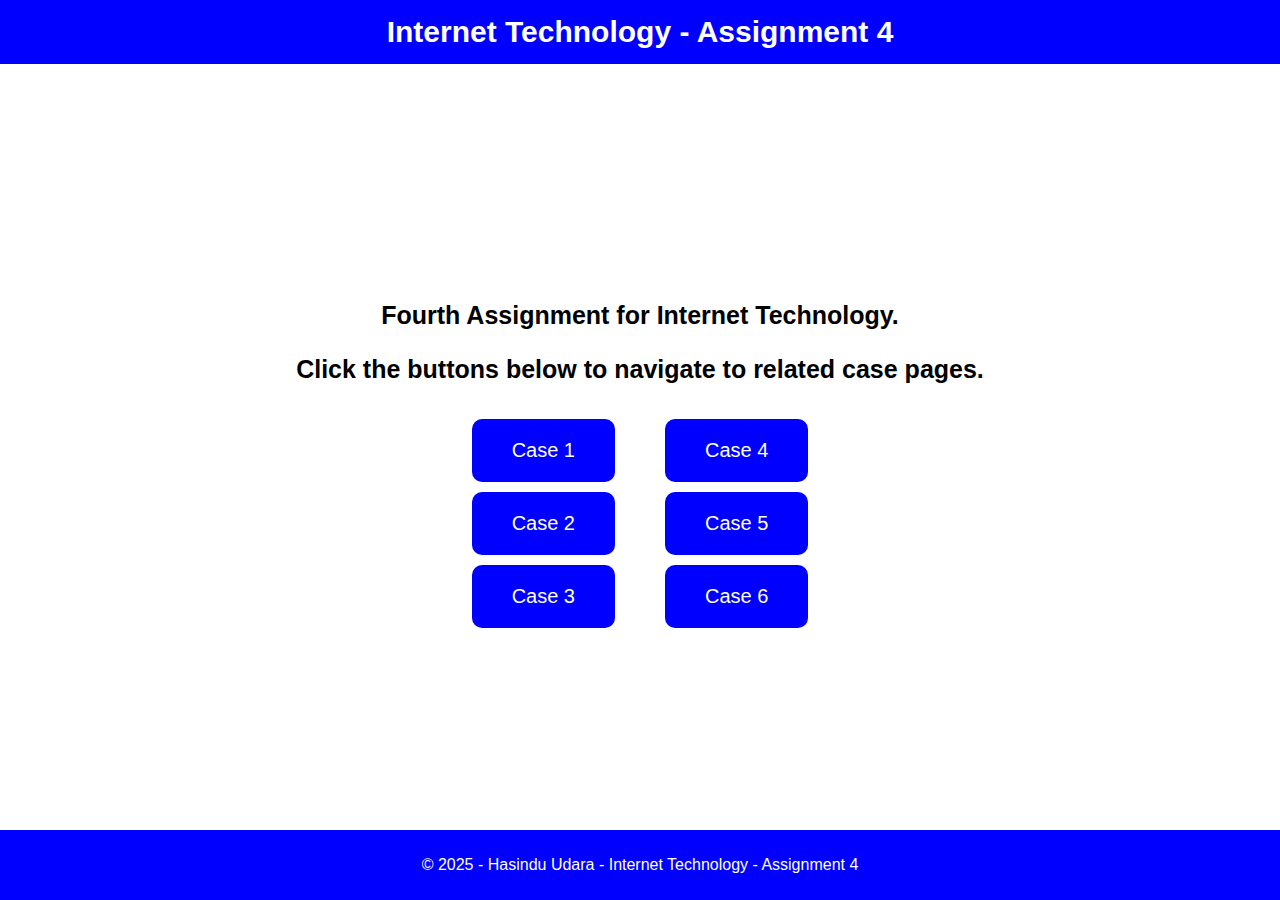
<file: index.html>
<!DOCTYPE html>
<html lang="en">
  <head>
    <meta charset="UTF-8" />
    <meta name="viewport" content="width=device-width, initial-scale=1.0" />
    <title>Internet Technology - Assignment 4</title>
    <link rel="icon" href="/assets/images/icon.png" />
    <link rel="stylesheet" href="/css/index.css" />
  </head>
  <body>
    <main>
      <div class="container">
        <div class="header">Internet Technology - Assignment 4</div>
        <div class="content">
          <div class="text">
            <p>Fourth Assignment for Internet Technology.</p>
            <p>Click the buttons below to navigate to related case pages.</p>
          </div>
          <div class="buttons">
            <div class="button-column">
              <a href="/pages/case-1.html" target="_blank"
                ><button class="button">Case 1</button></a
              >
              <a href="/pages/case-2.html" target="_blank"
                ><button class="button">Case 2</button></a
              >
              <a href="/pages/case-3.html" target="_blank"
                ><button class="button">Case 3</button></a
              >
            </div>
            <div class="button-column">
              <a href="/pages/case-4.html" target="_blank"
                ><button class="button">Case 4</button></a
              >
              <a href="/pages/case-5.html" target="_blank"
                ><button class="button">Case 5</button></a
              >
              <a href="/pages/case-6.html" target="_blank"
                ><button class="button">Case 6</button></a
              >
            </div>
          </div>
        </div>
        <footer>
          <p>
            &copy; 2025 - Hasindu Udara - Internet Technology - Assignment 4
          </p>
        </footer>
      </div>
    </main>
  </body>
</html>
</file>
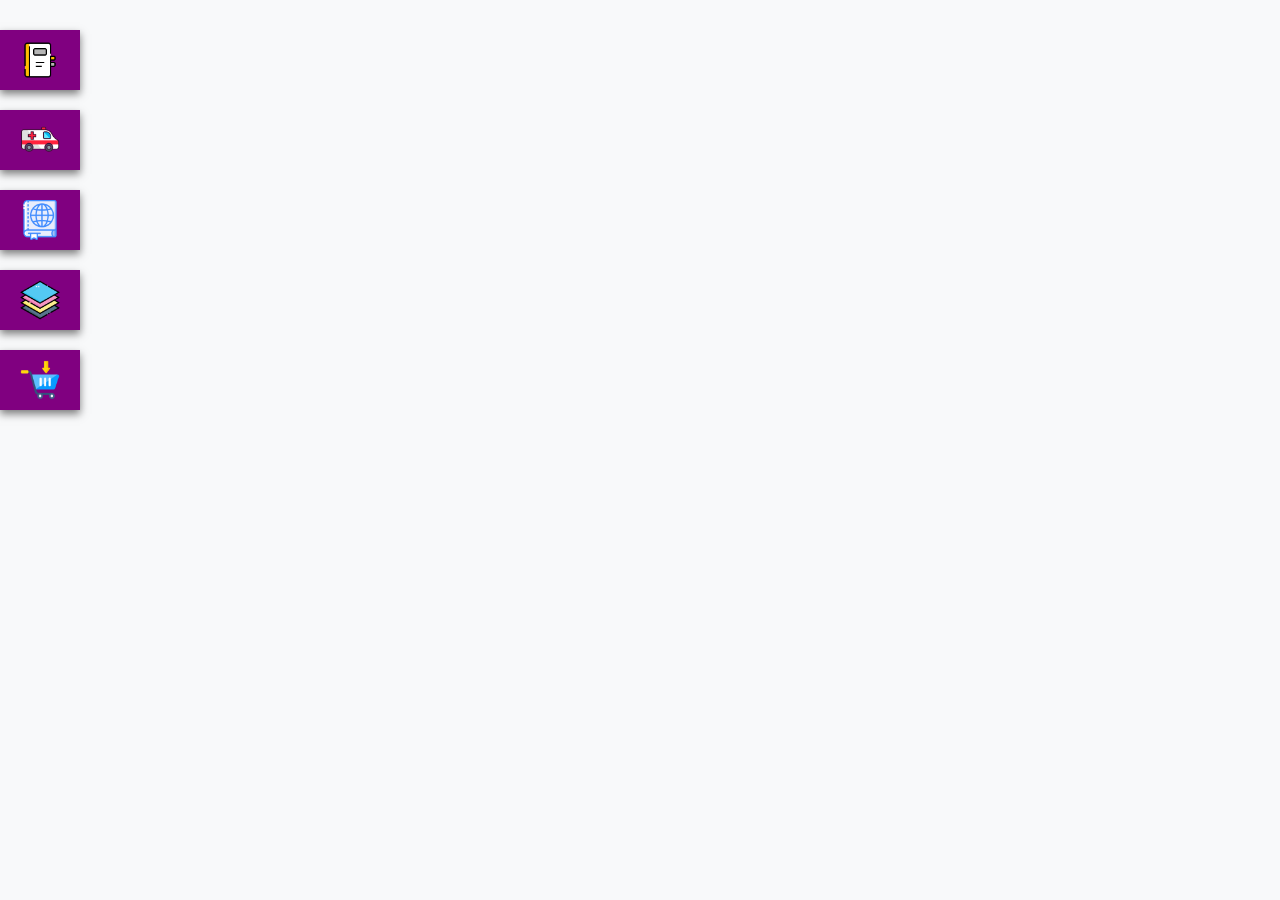
<file: pages/case-1.html>
<!DOCTYPE html>
<html lang="en">
  <head>
    <meta charset="UTF-8" />
    <meta name="viewport" content="width=device-width, initial-scale=1.0" />
    <title>Case 1</title>
    <link rel="icon" href="/assets/images/icon.png" />
    <link rel="stylesheet" href="/css/case-1.css" />
  </head>
  <body>
    <div class="sidebar">
      <div>
        <img src="/assets/images/case 1/contact-book.png" alt="Icon 1" />
        <span>Menu One</span>
      </div>
      <div>
        <img src="/assets/images/case 1/ambulance.png" alt="Icon 2" />
        <span>Menu Two</span>
      </div>
      <div>
        <img src="/assets/images/case 1/book.png" alt="Icon 3" />
        <span>Menu Three</span>
      </div>
      <div>
        <img src="/assets/images/case 1/layers.png" alt="Icon 4" />
        <span>Menu Four</span>
      </div>
      <div>
        <img src="/assets/images/case 1/add-to-cart.png" alt="Icon 5" />
        <span>Menu Five</span>
      </div>
    </div>
  </body>
</html>
</file>
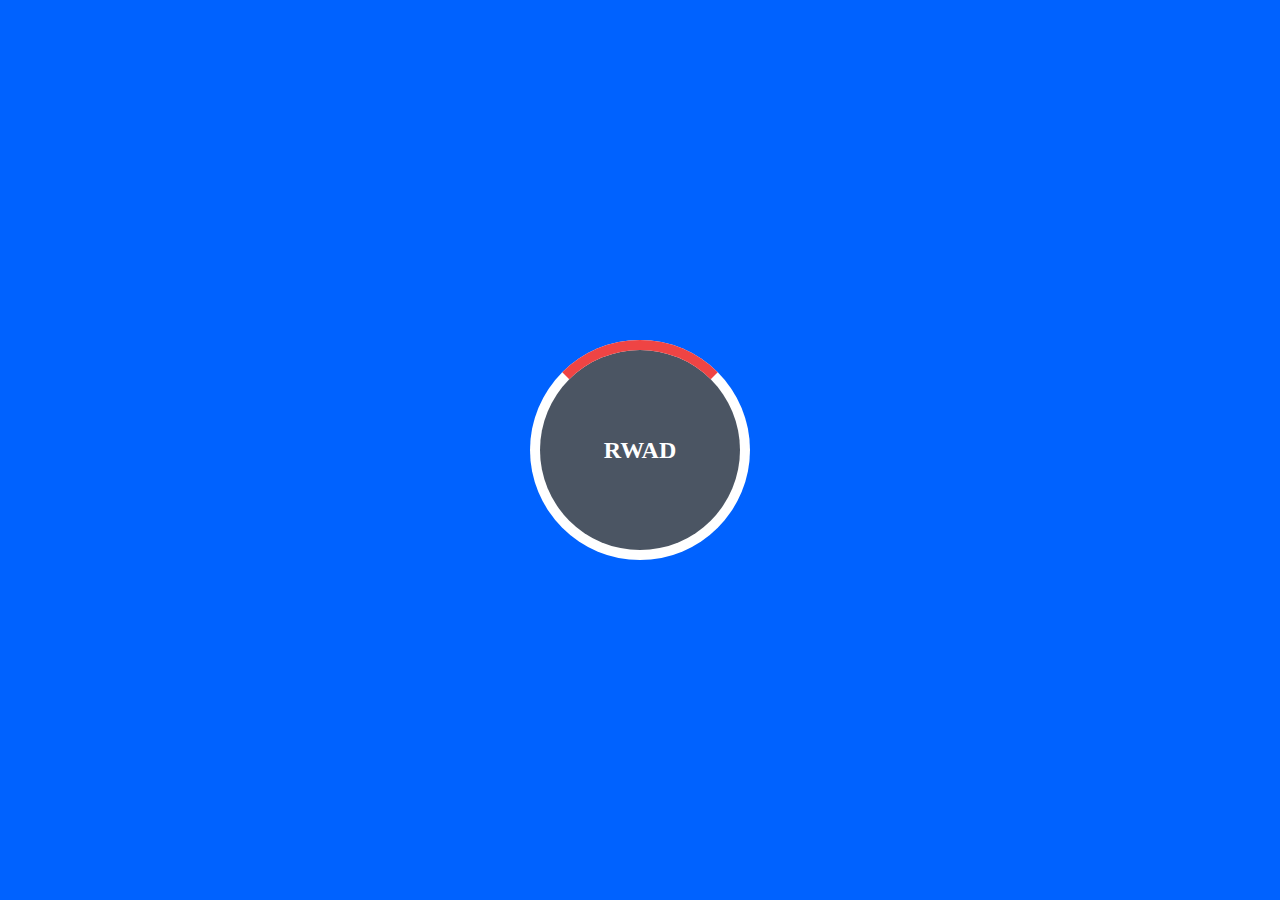
<file: pages/case-2.html>
<html lang="en">
  <head>
    <meta charset="UTF-8" />
    <meta name="viewport" content="width=device-width, initial-scale=1.0" />
    <title>Case 2</title>
    <link rel="icon" href="/assets/images/icon.png" />
    <link rel="stylesheet" href="/css/case-2.css" />
  </head>
  <body>
    <div class="outer-circle">
      <div class="circle">
        RWAD
        <div class="red-border"></div>
      </div>
    </div>
  </body>
</html>
</file>
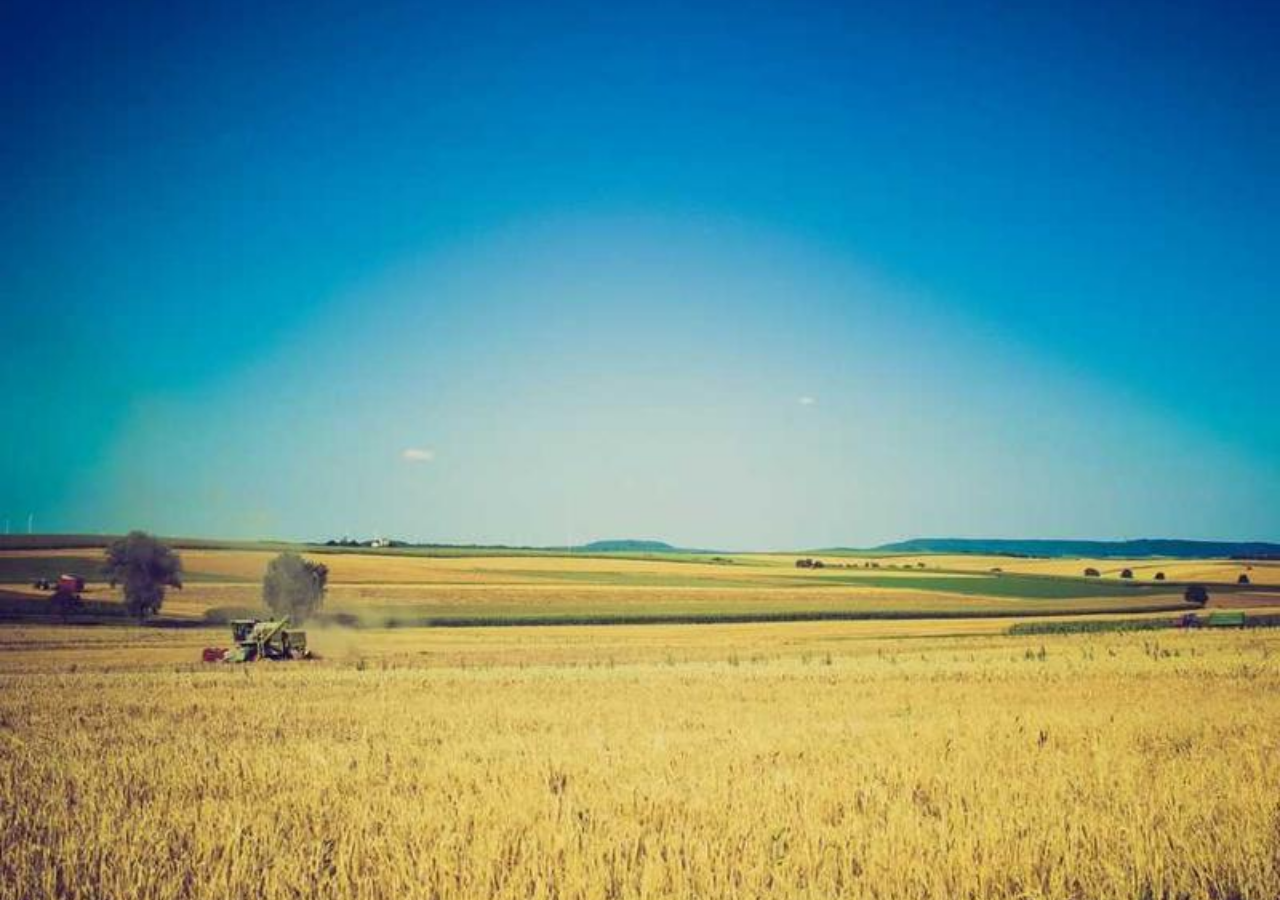
<file: pages/case-5.html>
<!DOCTYPE html>
<html lang="en">
  <head>
    <meta charset="UTF-8" />
    <meta name="viewport" content="width=device-width, initial-scale=1.0" />
    <title>Case 5</title>
    <link rel="icon" href="/assets/images/icon.png" />
    <link rel="stylesheet" href="/css/case-5.css" />
  </head>
  <body>
    <div class="slider-container">
      <div class="slides">
        <div class="slide">
          <img src="/assets/images/case 5/img1.jpg" alt="Image 1" />
        </div>
        <div class="slide">
          <img src="/assets/images/case 5/img2.jpg" alt="Image 2" />
        </div>
        <div class="slide">
          <img src="/assets/images/case 5/img3.jpg" alt="Image 3" />
        </div>
        <div class="slide">
          <img src="/assets/images/case 5/img4.jpg" alt="Image 4" />
        </div>
      </div>
    </div>
  </body>
</html>
</file>
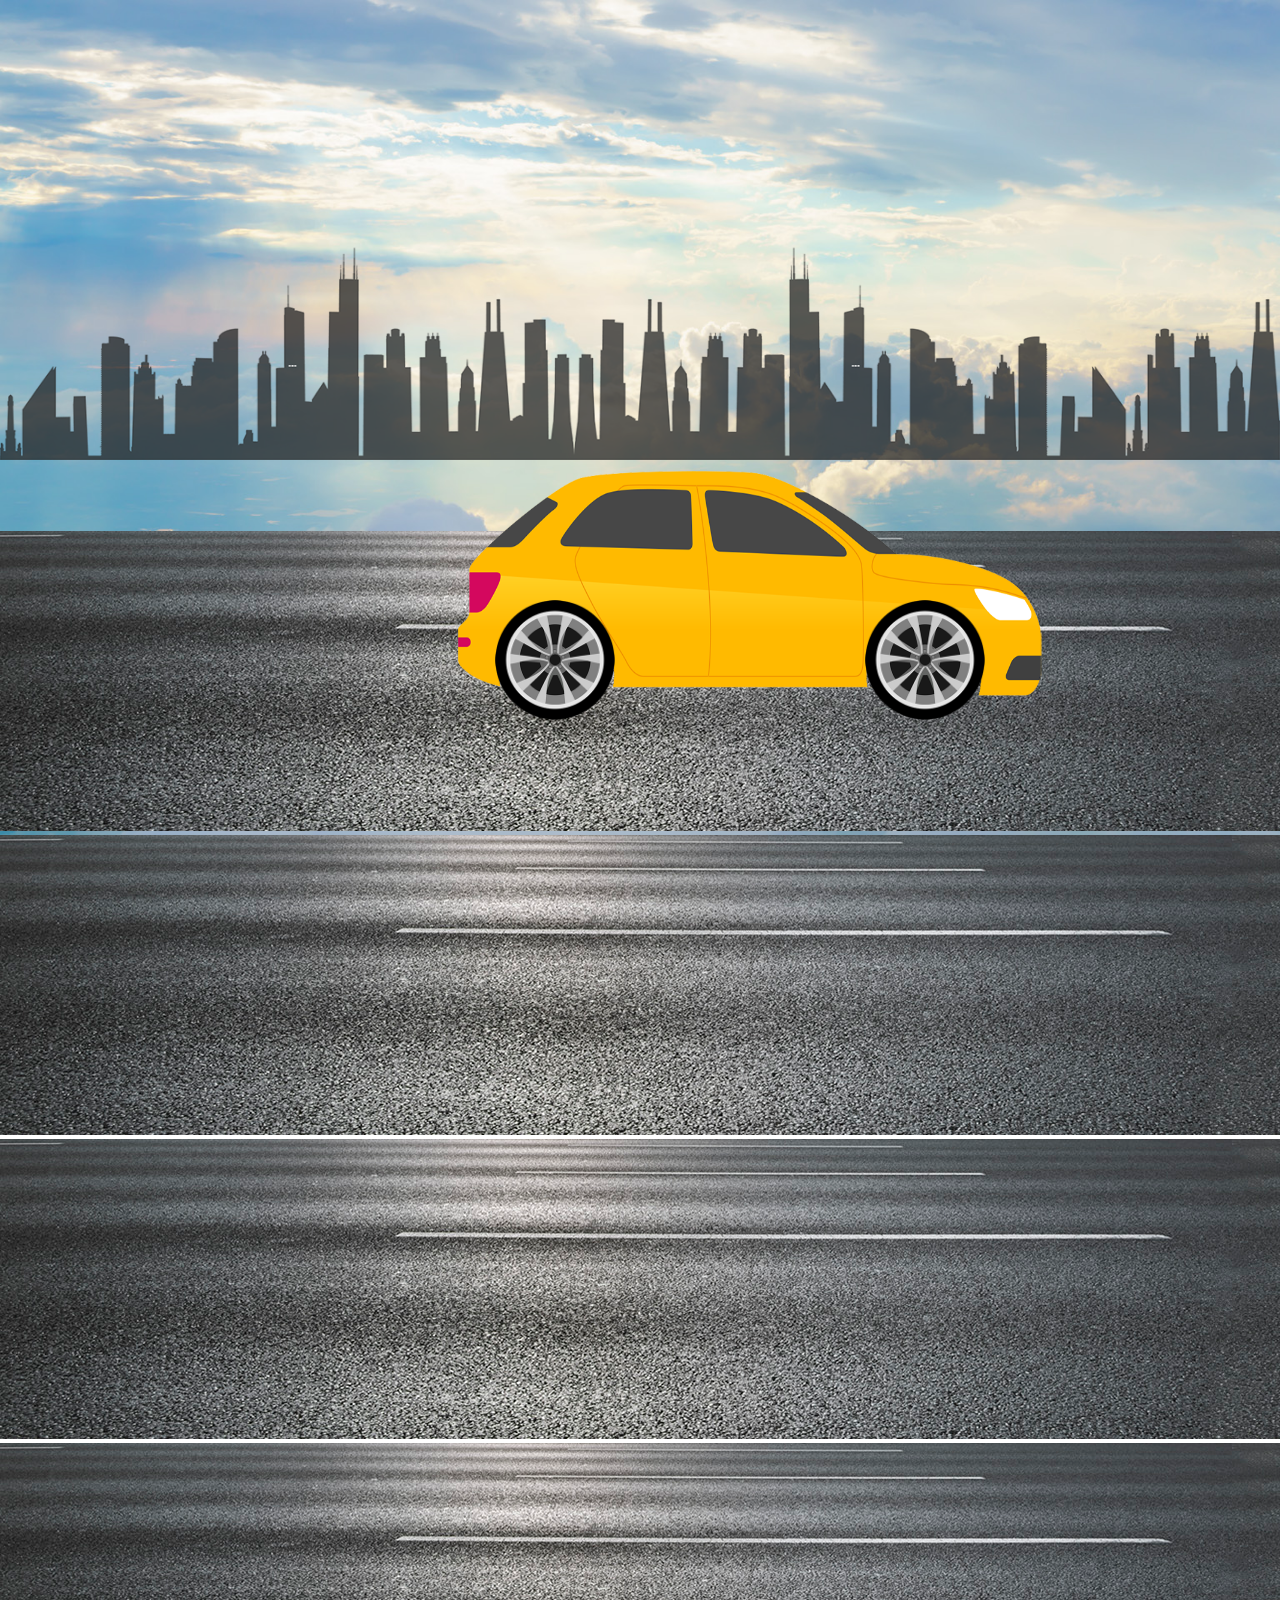
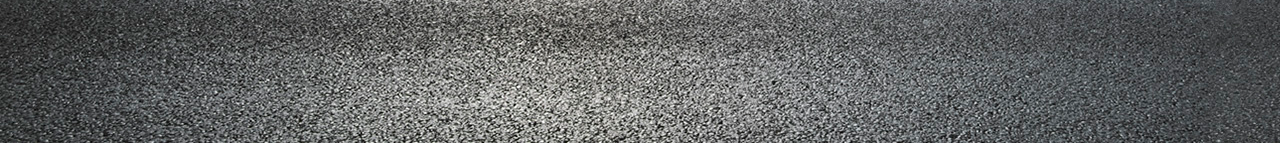
<file: pages/case-6.html>
<!DOCTYPE html>
<html lang="en">
  <head>
    <meta charset="UTF-8" />
    <meta name="viewport" content="width=device-width, initial-scale=1.0" />
    <title>Case 6</title>
    <link rel="icon" href="../assets/images/icon.png" />
    <link rel="stylesheet" href="../css/case-6.css" />
  </head>
  <body>
    <div class="container">
      <div class="city">
        <img src="../assets/images/case 6/city.png" alt="city" />
        <img src="../assets/images/case 6/city.png" alt="city" />
        <img src="../assets/images/case 6/city.png" alt="city" />
        <img src="../assets/images/case 6/city.png" alt="city" />
      </div>
      <div class="roadMove">
        <div class="road">
          <img src="../assets/images/case 6/road.jpg" alt="" />
          <img src="../assets/images/case 6/road.jpg" alt="" />
          <img src="../assets/images/case 6/road.jpg" alt="" />
          <img src="../assets/images/case 6/road.jpg" alt="" />
        </div>
        <div class="cars">
          <img src="../assets/images/case 6/car.png" alt="car" class="car" />
          <img
            src="../assets/images/case 6/wheel.png"
            alt="wheel"
            class="wheel backWheel"
          />
          <img
            src="../assets/images/case 6/wheel.png"
            alt="wheel"
            class="wheel frontWheel"
          />
        </div>
      </div>
    </div>
  </body>
</html>
</file>
<file: css/index.css>
body {
  font-family: Arial, sans-serif;
  text-align: center;
  margin: 0;
  padding: 0;
  background-color: white;
}
.header {
  background-color: blue;
  color: white;
  padding: 15px;
  font-size: 30px;
  font-weight: bold;
}
.container {
  display: flex;
  flex-direction: column;
  min-height: 100vh;
}
.content {
  padding: 20px;
  flex: 1;
  display: flex;
  flex-direction: column;
  justify-content: center;
  align-items: center;
}
div .text {
  font-size: 25px;
  margin: 10px 0;
  font-weight: bold;
}
.buttons {
  display: flex;
  justify-content: center;
  gap: 50px;
  flex-wrap: wrap;
}
.button-column {
  display: flex;
  flex-direction: column;
  gap: 10px;
}
.button {
  background-color: blue;
  color: white;
  padding: 20px 40px;
  border: none;
  border-radius: 10px;
  font-size: 20px;
  cursor: pointer;
}
.button:hover {
  background-color: darkblue;
}
footer {
  background-color: blue;
  color: white;
  padding: 10px;
}
</file>
<file: css/case-1.css>
body {
  margin: 0;
  padding: 0;
  display: flex;
  height: 100vh;
  background-color: #f8f9fa;
}

.sidebar {
  width: 80px;
  padding-top: 20px;
  display: flex;
  flex-direction: column;
  align-items: center;
}

.sidebar div {
  display: block;
  width: 80px;
  height: 60px;
  margin: 10px 0;
  background: #800080;
  display: flex;
  justify-content: center;
  align-items: center;
  transition: 0.3s;
  position: relative;
  box-shadow: 0 4px 8px rgba(0, 0, 0, 0.5);
}

.sidebar div:hover {
  width: 300px;
  transition: width 0.5s, transform 1s;
  transform: translateX(80px);
}

.sidebar img {
  width: 40px;
  height: 40px;
}

.sidebar div:hover img {
  margin-left: 250px;
  transition: margin-left 1s;
}

.sidebar div span {
  display: none;
  position: absolute;
  margin-left: -100px;
  color: white;
  font-size: 18px;
  transition: left 0.5s;
}

.sidebar div:hover span {
  display: inline;
  margin-left: -140px;
}
</file>
<file: css/case-2.css>
body {
  margin: 0;
  display: flex;
  justify-content: center;
  align-items: center;
  height: 100vh;
  background-color: #0062ff;
}

.outer-circle {
  width: 220px;
  height: 220px;
  border-radius: 50%;
  background-color: white;
  display: flex;
  justify-content: center;
  align-items: center;
  position: relative;
}

.circle {
  width: 200px;
  height: 200px;
  border-radius: 50%;
  background-color: #4b5563;
  display: flex;
  justify-content: center;
  align-items: center;
  color: white;
  font-size: 24px;
  font-weight: bold;
  position: relative;
  cursor: pointer;
}

.red-border {
  content: "";
  position: absolute;
  top: -10px;
  left: 50%;
  transform: translateX(-50%);
  width: 200px;
  height: 200px;
  border-radius: 50%;
  border: 10px solid transparent;
  border-top-color: #ef4444;
}

.circle:hover .red-border {
  animation: rotate360 1s linear;
}

@keyframes rotate360 {
  from {
    transform: translateX(-50%) rotate(0deg);
  }
  to {
    transform: translateX(-50%) rotate(360deg);
  }
}
</file>
<file: css/case-5.css>
body {
  margin: 0;
  padding: 0;
}

.slider-container {
  width: 100vw;
  height: 100vh;
  overflow: hidden;
  position: relative;
}

.slides {
  display: flex;
  width: 400vw;
  height: 100%;
  animation: slide 16s linear infinite;
}

.slide {
  width: 100vw;
  height: 100%;
  flex-shrink: 0;
}

.slide img {
  width: 100%;
  height: 100%;
  object-fit: cover;
}

@keyframes slide {
  0% {
    transform: translateX(-300vw);
  }
  37.5% {
    transform: translateX(0);
  }
  50% {
    transform: translateX(0);
  }
  87.5% {
    transform: translateX(-300vw);
  }
  100% {
    transform: translateX(-300vw);
  }
}
</file>
<file: css/case-6.css>
* {
  margin: 0;
  padding: 0;
}

body {
  width: 100vw;
  height: 100vh;
  overflow: hidden;
  background-image: url(../assets/images/case%206/sky.jpg);
  background-size: cover;
  background-repeat: no-repeat;
}

.container {
  position: absolute;
}

.cars {
  position: absolute;
  top: 50vh;
  left: 50vh;
  display: flex;
  align-items: center;
}

.car {
  width: 600px;
  height: 300px;
  position: relative;
}

.city {
  display: flex;
  position: absolute;
  top: 26vh;
  width: 400%;
  animation: moveCity 10s linear infinite;
}

.city img {
  width: 100vw;
  height: auto;
}

.wheel {
  width: 120px;
  height: 120px;
  position: absolute;
  top: 150px;
  animation: rotateWheels 10s linear infinite;
}

.backWheel {
  left: 45px;
}

.frontWheel {
  right: 65px;
}

.road {
  margin: 0;
  padding: 0;
  position: absolute;
  top: 59vh;
  animation: moveRoad 10s linear infinite, forwards;
}

.roadMove {
  bottom: 0;
  width: 100%;
  height: 120px;
  overflow: hidden;
}

@keyframes moveCity {
  0% {
    transform: translateX(0);
  }
  10% {
    transform: translateX(-20vw);
  }
  20% {
    transform: translateX(-40vw);
  }
  40% {
    transform: translateX(-55vw);
  }
  70% {
    transform: translateX(-65vw);
  }
  85% {
    transform: translateX(-70vw);
  }
  100% {
    transform: translateX(-75vw);
  }
}

@keyframes moveRoad {
  0% {
    transform: translateX(0);
  }
  10% {
    transform: translateX(-20vw);
  }
  20% {
    transform: translateX(-40vw);
  }
  40% {
    transform: translateX(-55vw);
  }
  70% {
    transform: translateX(-65vw);
  }
  85% {
    transform: translateX(-70vw);
  }
  100% {
    transform: translateX(-75vw);
  }
}

@keyframes rotateWheels {
  0% {
    transform: rotate(0deg);
  }
  10% {
    transform: rotate(360deg);
  }
  20% {
    transform: rotate(270deg);
  }
  40% {
    transform: rotate(200deg);
  }
  70% {
    transform: rotate(180deg);
  }
  100% {
    transform: rotate(90deg);
  }
}
</file>
